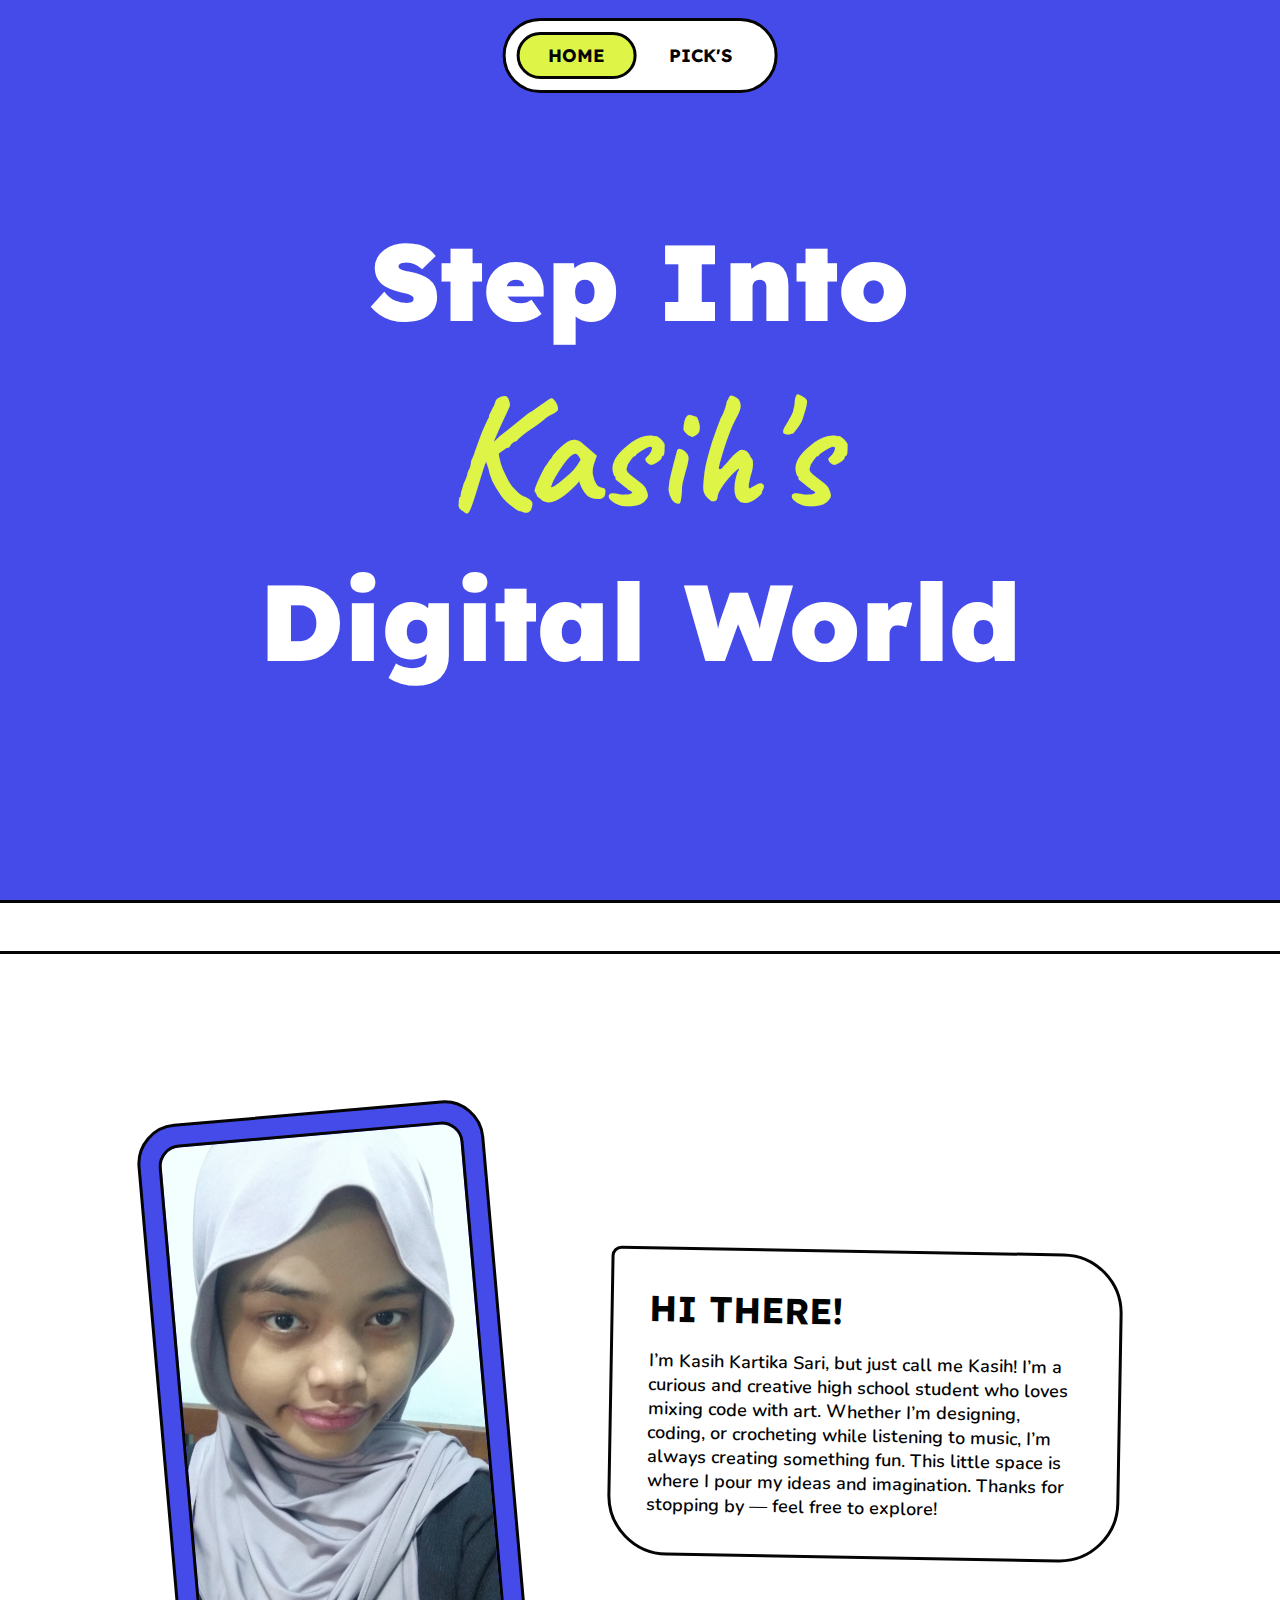
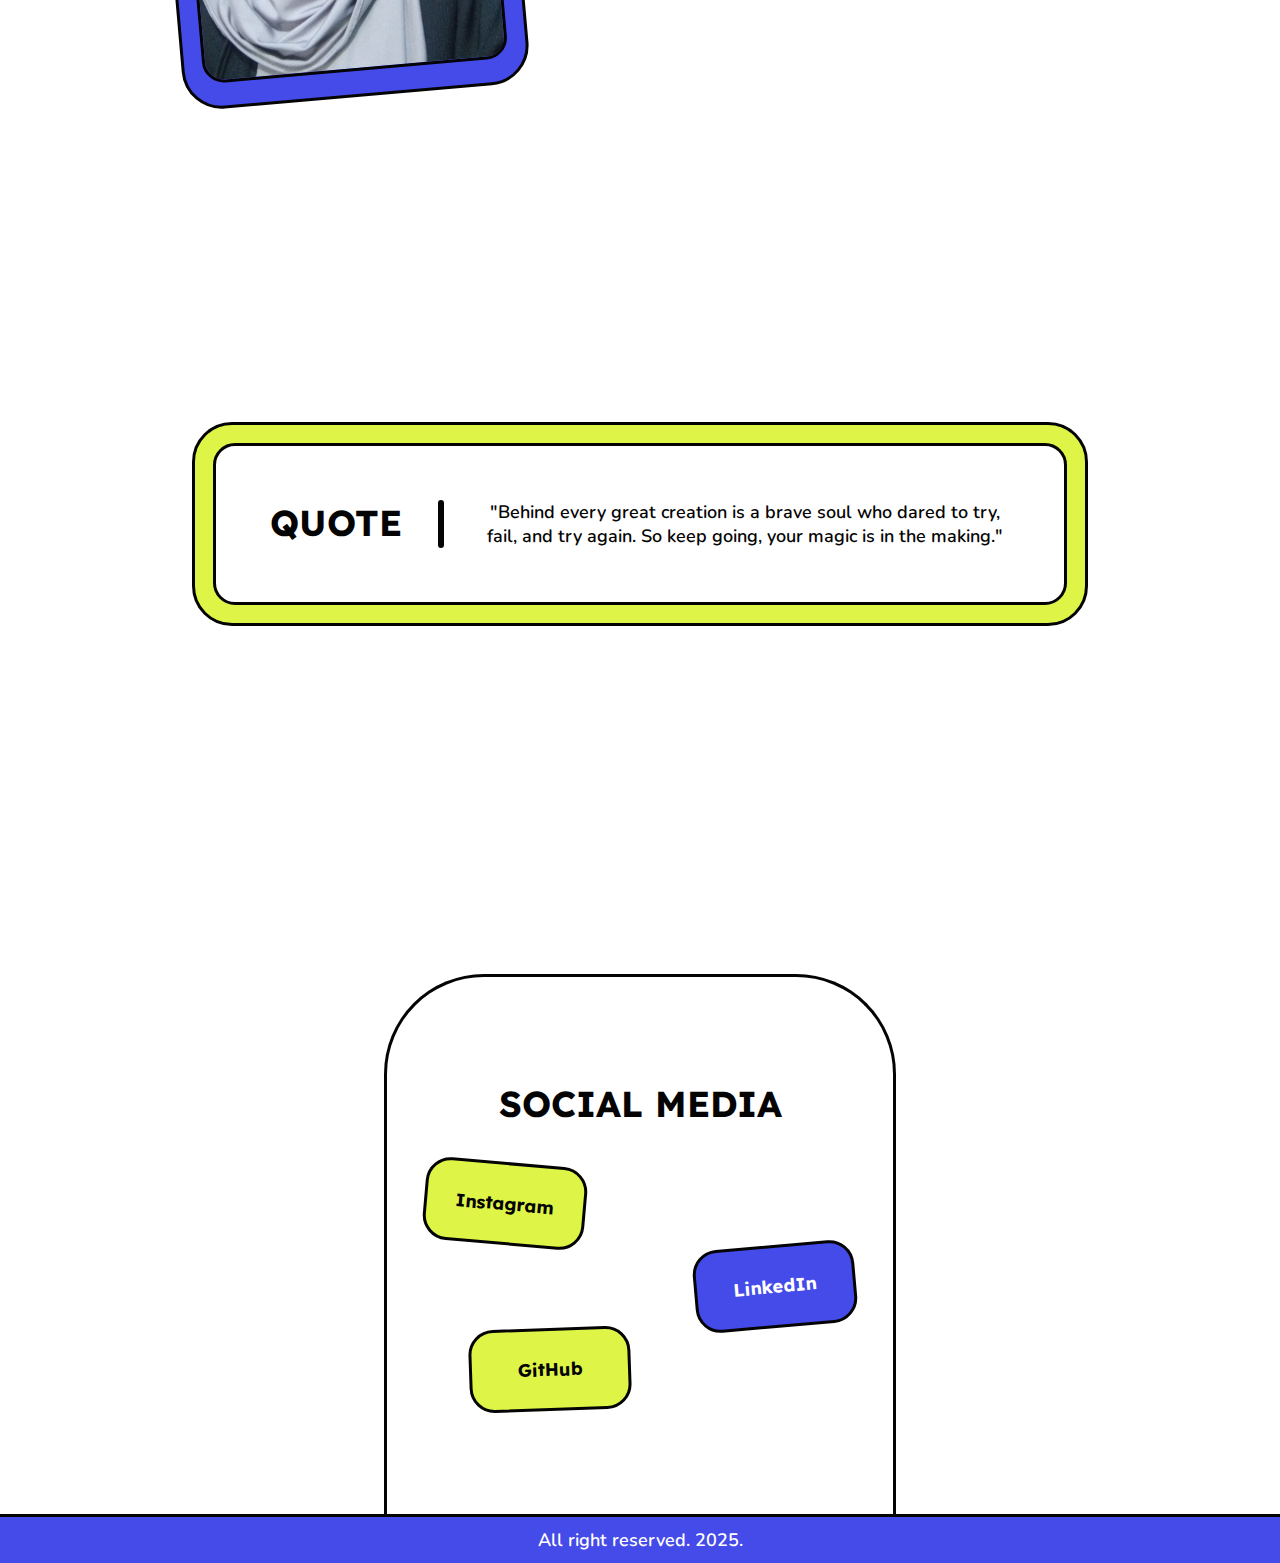
<file: index.html>
<!DOCTYPE html>
<html lang="en">
  <head>
    <meta charset="UTF-8" />
    <meta name="viewport" content="width=device-width, initial-scale=1.0" />
    <title>Kasih's Personal Website</title>
    <link rel="icon" type="image/x-icon" href="assets/img/favicon.ico" />
    <link rel="stylesheet" href="assets/css/style.css" />
  </head>
  <body>
    <!-- Light mode style -->

    <header>
      <nav class="container">
        <a href="index.html" class="home">HOME</a>
        <a href="recommendation.html" class="recom">PICK'S</a>
      </nav>
    </header>

    <section>
      <div class="hero">
        <h1>Step Into</h1>
        <h1 class="kass">Kasih's</h1>
        <h1>Digital World</h1>
      </div>
    </section>

    <article>
      <div class="slider">
        <div class="list">
          <h1 class="item" style="--position: 1">Hello</h1>
          <h1 class="item" style="--position: 2">Halo</h1>
          <h1 class="item" style="--position: 3">Hola</h1>
          <h1 class="item" style="--position: 4">Bonjour</h1>
          <h1 class="item" style="--position: 5">Ciao</h1>
          <h1 class="item" style="--position: 6">Ni Hao</h1>
          <h1 class="item" style="--position: 7">Konniciwha</h1>
          <h1 class="item" style="--position: 8">Anyeong</h1>
          <h1 class="item" style="--position: 9">Sawadikap</h1>
        </div>
      </div>
      <div class="profile">
        <a href="assets/img/profilepic.jpeg">
          <img src="assets/img/profilepic.jpeg" alt="Kasih" />
        </a>
        <div class="bubble">
          <h1>HI THERE!</h1>
          <p>
            I’m Kasih Kartika Sari, but just call me Kasih! I’m a curious and
            creative high school student who loves mixing code with art. Whether
            I’m designing, coding, or crocheting while listening to music, I’m
            always creating something fun. This little space is where I pour my
            ideas and imagination. Thanks for stopping by — feel free to
            explore!
          </p>
        </div>
      </div>
      <div class="quotes-container">
        <div class="quotes">
          <div class="quo">
            <h1>QUOTE</h1>
            <div class="line"></div>
            <p>
              "Behind every great creation is a brave soul who dared to try,
              fail, and try again. So keep going, your magic is in the making."
            </p>
          </div>
        </div>
      </div>
      <div class="container-sosmed">
        <div class="sosmed">
          <h1>SOCIAL MEDIA</h1>
          <div class="button">
            <a href="https://www.instagram.com/kasihks_/" class="ig"
              >Instagram</a
            >
            <a
              href="https://www.linkedin.com/in/kasih-sari-17a140339/"
              class="linkedin"
              >LinkedIn</a
            >
            <a href="https://github.com/Cosmosirius" class="github">GitHub</a>
          </div>
        </div>
      </div>
    </article>

    <footer>
      <p>All right reserved. 2025.</p>
    </footer>
  </body>
</html>
</file>
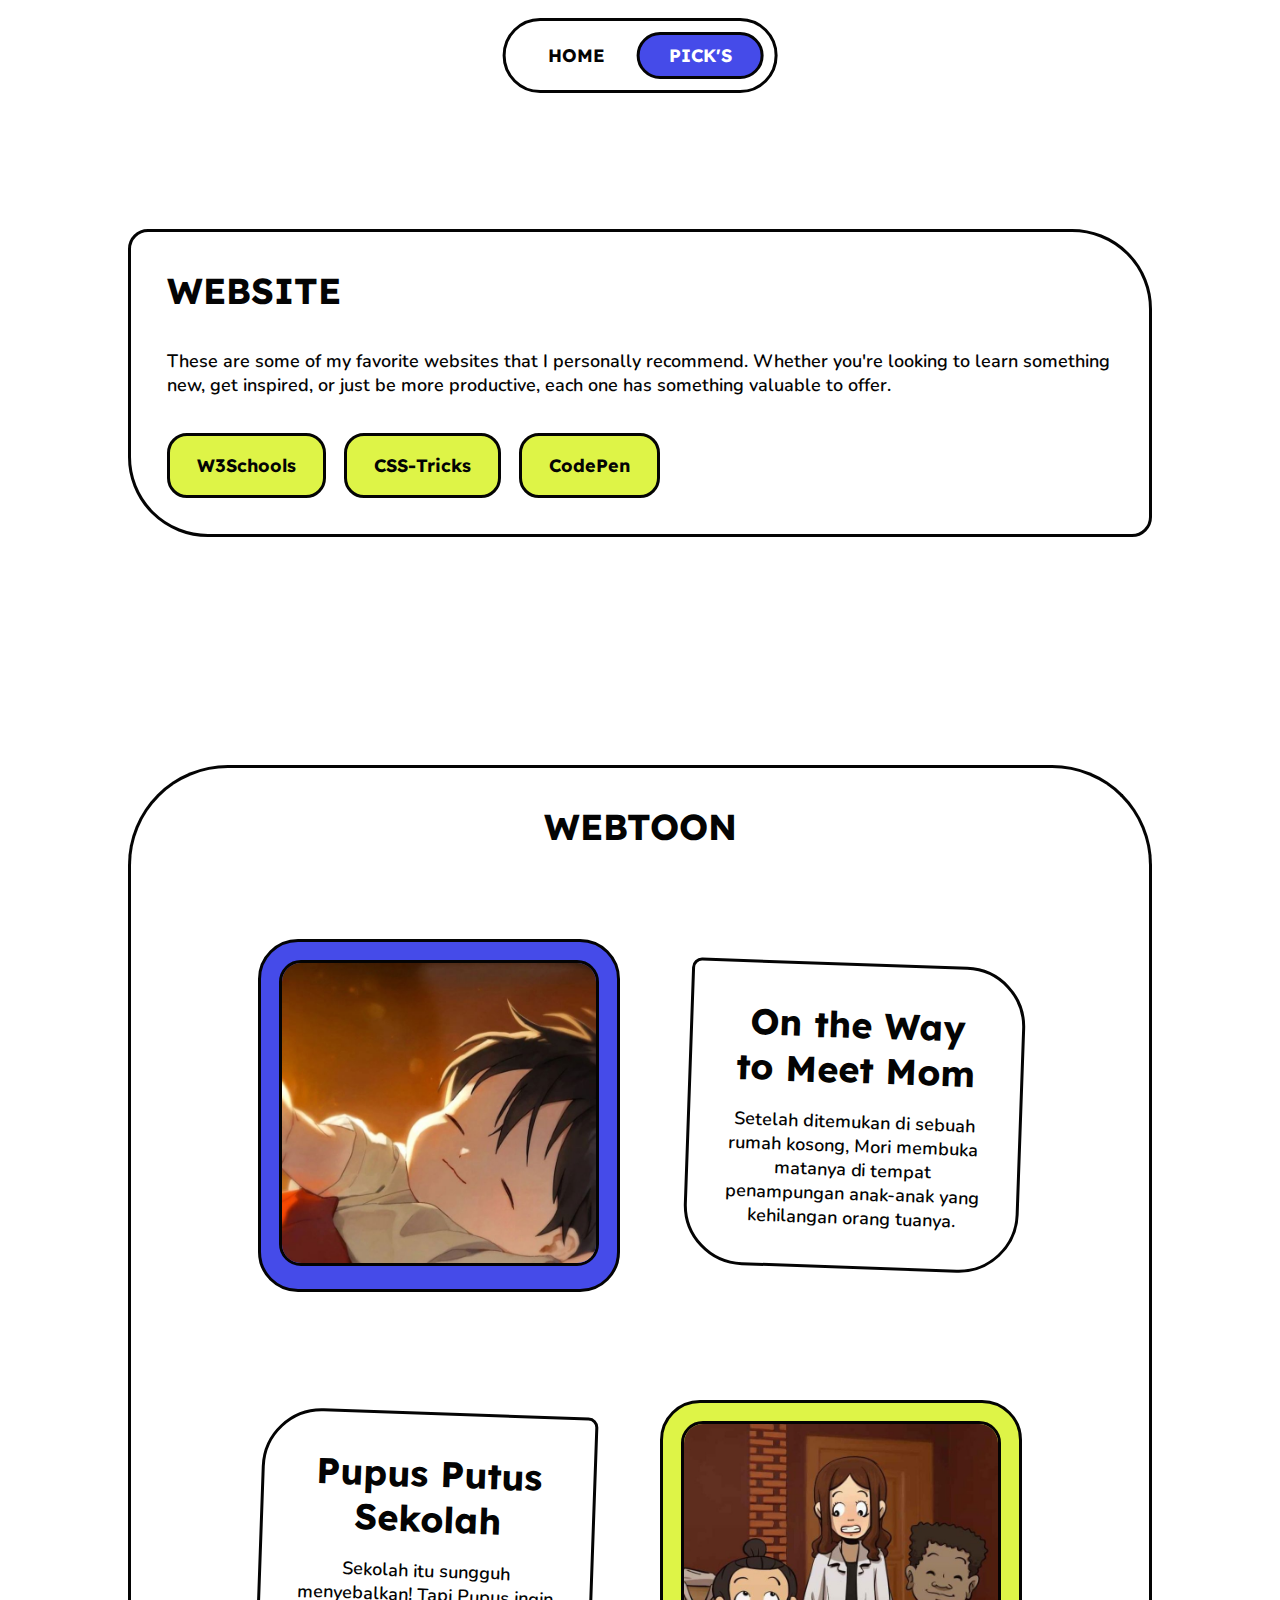
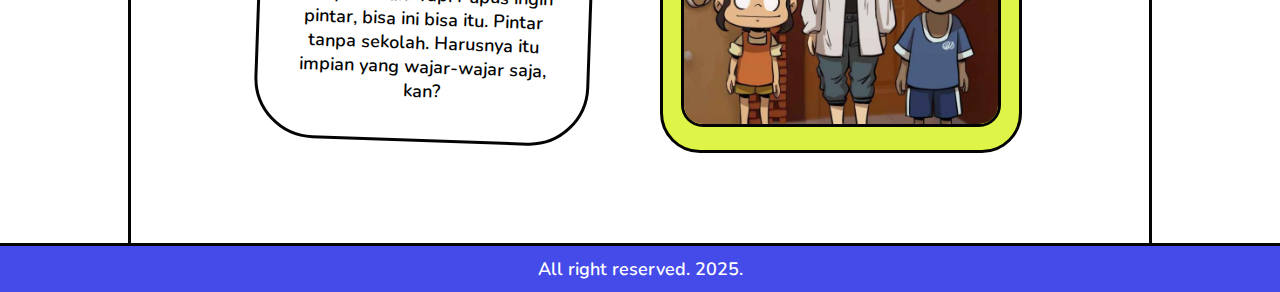
<file: recommendation.html>
<!DOCTYPE html>
<html lang="en">
  <head>
    <meta charset="UTF-8" />
    <meta name="viewport" content="width=device-width, initial-scale=1.0" />
    <title>Kasih's Personal Website</title>
    <link rel="icon" type="image/x-icon" href="assets/img/favicon.ico" />
    <link rel="stylesheet" href="assets/css/style2.css" />
  </head>
  <body>
    <!-- Light mode style -->

    <header>
      <nav class="container">
        <a href="index.html" class="home">HOME</a>
        <a href="recommendation.html" class="recom">PICK'S</a>
      </nav>
    </header>

    <article>
      <div class="website">
        <div class="website-container">
          <h1>WEBSITE</h1>
          <p>
            These are some of my favorite websites that I personally recommend.
            Whether you're looking to learn something new, get inspired, or just
            be more productive, each one has something valuable to offer.
          </p>
          <div class="card-container">
            <div class="card">
              <a href="https://www.w3schools.com/">W3Schools</a>
            </div>
            <div class="card">
              <a href="https://css-tricks.com/">CSS-Tricks</a>
            </div>
            <div class="card">
              <a href="https://codepen.io/">CodePen</a>
            </div>
          </div>
        </div>
      </div>

      <div class="comic-container">
        <div class="webtoon">
          <h1>WEBTOON</h1>
          <div class="webtoon-container">
            <div class="webtoon1">
              <a
                href="https://www.webtoons.com/id/drama/on-the-way-to-meet-mom/list?title_no=7620"
                ><img src="assets/img/On The Way To Meet Mom.jpg" alt="On the Way to Meet Mom"
              /></a>
              <div class="text">
                <h1>On the Way to Meet Mom</h1>
                <p>
                  Setelah ditemukan di sebuah rumah kosong, Mori membuka matanya
                  di tempat penampungan anak-anak yang kehilangan orang tuanya.
                </p>
              </div>
            </div>
            <div class="webtoon2">
              <div class="text">
                <h1>Pupus Putus Sekolah</h1>
                <p>
                  Sekolah itu sungguh menyebalkan! Tapi Pupus ingin pintar, bisa
                  ini bisa itu. Pintar tanpa sekolah. Harusnya itu impian yang
                  wajar-wajar saja, kan?
                </p>
              </div>
              <a  href="https://www.webtoons.com/id/slice-of-life/pupus-putus-sekolah/list?title_no=3226"
                ><img src="assets/img/Pupus, Rima & Thomas.jpg" alt="Pupus Putus Sekolah"
              /></a>
            </div>
          </div>
        </div>
      </div>
    </article>

    <footer>
      <p>All right reserved. 2025.</p>
    </footer>
  </body>
</html>
</file>
<file: assets/css/style.css>
@import url('https://fonts.googleapis.com/css2?family=Caveat:wght@400..700&family=Cedarville+Cursive&family=Lexend:wght@100..900&family=Mansalva&family=Nunito:ital,wght@0,200..1000;1,200..1000&family=Shadows+Into+Light+Two&display=swap');

/* 
    Font's Note:
    font-family: "Lexend", sans-serif;
    font-family: "Nunito", sans-serif;
    font-family: "Caveat", cursive;
    font-family: "Shadows Into Light Two", cursive;
    font-family: "Cedarville Cursive", cursive;
    font-family: "Mansalva", sans-serif;
*/

:root {
  --primary-color: #454be9;
  --secondary-color: #def447;
  --bg-color: #fff;
  --text-color: #040404;
  --width: 15vw;
  --height: 3.5rem;
}

* {
  margin: 0;
  padding: 0;
  box-sizing: border-box;
  font-family: "Lexend", sans-serif;
  font-optical-sizing: auto;
  font-style: normal;
}

html,
body {
  margin: 0;
  padding: 0;
  height: 100%;
  background-color: var(--bg-color);
  color: var(--text-color);
  font-size: 18px;
}

p {
  font-family: "Nunito", sans-serif;
  font-optical-sizing: auto;
  font-weight: 600;
  font-style: normal;
}

/* NAVBAR SECTION */
header {
  position: fixed;
  top: 2vh;
  left: 50%;
  transform: translateX(-50%);
  padding: 0.6rem 0.6rem;
  display: flex;
  justify-content: center;
  border-radius: 1000px;
  border: 0.2rem solid var(--text-color);
  background-color: var(--bg-color);
  z-index: 1000;
  width: fit-content;
}

.container {
  display: flex;
  flex-wrap: wrap;
  justify-content: center;
  align-items: center;
}

.container a {
  font-size: 1rem;
  font-weight: 700;
  color: var(--text-color);
  text-decoration: none;
  padding: 0.5em 1.6em;
  border-radius: 1000px;
  border: 0.2rem solid var(--text-color);
  white-space: nowrap;
  transition: color 0.3s ease, background-color 0.3s ease;
  background-color: transparent;
}

.container a.home {
  background-color: var(--secondary-color);
}

.container a.recom {
  color: var(--text-color);
  border-color: transparent;
}

.container a.recom:hover {
  color: var(--primary-color);
  /* color: var(--primary-color); */
  /* border-color: var(--text-color); */
}

/* HERO SECTION */
.hero {
  display: flex;
  flex-direction: column;
  width: 100%;
  height: 100vh;
  justify-content: center;
  text-align: center;
  padding: 2rem;
  background-color: var(--primary-color);
}

.hero h1 {
  font-weight: 900;
  font-size: 12vh;
  color: var(--bg-color);
}

.hero .kass {
  font-size: 18vh;
  color: var(--secondary-color);
  font-family: "Caveat", cursive;
}

/* SLIDER */
.slider {
  width: 100%;
  margin-bottom: 10vh;
  border-top: 0.2rem solid var(--text-color);
  border-bottom: 0.2rem solid var(--text-color);
  height: 3rem;
  overflow: hidden;
}

.slider .list {
  display: flex;
  width: 100%;
  min-width: calc(var(--width) * 9);
  position: relative;
}

.slider .list .item {
  width: var(--width);
  height: var(--height);
  position: absolute;
  left: 100%;
  animation: autoRun 9s linear infinite;
  animation-delay: calc((9s / 9) * (var(--position) - 1));
}

.slider .list .item h1 {
  width: 100%;
}

.slider:hover .item {
  animation-play-state: paused !important;
}

/* MAIN SECTION */
.profile {
  width: 100%;
  height: 80vh;
  display: flex;
  position: relative;
  justify-content: center;
  align-items: center;
  gap: 8%;
}

.profile a {
  padding: 1rem;
  border-radius: 40px;
  background-color: var(--primary-color);
  border: 0.2rem solid var(--text-color);
  transform: rotate(-5deg);
}

.profile a img {
  height: 60vh;
  border-radius: calc(40px - 1rem);
  border: 0.2rem solid var(--text-color);
}

.bubble {
  display: flex;
  flex-direction: column;
  transform: rotate(1deg);
  width: 40%;
  padding: 2rem;
  border-radius: 10px 60px 60px 60px;
  border: 0.2rem solid var(--text-color);
  gap: 1em;
  justify-content: center;
}

/* QUOTE SECTION */
.quotes-container {
  width: 100%;
  height: 80vh;
  margin-bottom: 10vh;
  display: flex;
  position: relative;
  justify-content: center;
  align-items: center;
}

.quotes-container .quotes {
  width: 70%;
  padding: 1rem;
  border-radius: 40px;
  background-color: var(--secondary-color);
  border: 0.2rem solid var(--text-color);
}

.quotes-container .quotes .quo {
  border-radius: calc(40px - 1rem);
  border: 0.2rem solid var(--text-color);
  background-color: var(--bg-color);
  display: flex;
  padding: 3rem;
  justify-content: center;
  text-align: center;
  /* align-items: center; */
  gap: 2em;
}

.quotes-container .quotes .quo .line {
  width: 6px;
  height: auto;
  background-color: var(--text-color);
  border: 0.2rem solid var(--text-color);
  border-radius: 1000px;
  min-width: 6px;
  max-width: 6px;
  flex-shrink: 0;
}

/* SOSMED SECTION */
.container-sosmed {
  width: 100%;
  height: 60vh;
  display: flex;
  justify-content: center;
  /* align-items: center; */
}

.container-sosmed .sosmed {
  width: 40%;
  height: 60vh;
  display: flex;
  flex-direction: column;
  align-items: center;
  justify-content: center;
  border-radius: 100px 100px 0 0;
  border: 0.2rem solid var(--text-color);
  border-bottom: transparent;
  gap: 2rem;
}

.container-sosmed .sosmed .button a {
  font-family: "Lexend", sans-serif;
  font-weight: 700;
  color: var(--text-color);
  text-decoration: none;
  padding: 1.5em 1.6em;
  border-radius: 25px;
  border: 0.2rem solid var(--text-color);
  white-space: nowrap;
  transition: color 0.3s ease, background-color 0.3s ease;
  background-color: transparent;
  display: flex;
  flex-direction: column;
  text-align: center;
}

.container-sosmed .sosmed .button .linkedin {
  transform: translateX(15vh) rotate(-5deg);
  background-color: var(--primary-color);
  color: var(--bg-color);
}

.container-sosmed .sosmed .button .linkedin:hover {
  background-color: var(--bg-color);
  color: var(--primary-color);
}

.container-sosmed .sosmed .button .ig {
  transform: translateX(-15vh) rotate(5deg);
  background-color: var(--secondary-color);
}

.container-sosmed .sosmed .button .ig:hover {
  background-color: var(--bg-color);
  color: var(--secondary-color);
}

.container-sosmed .sosmed .button .github {
  transform: translateX(-10vh) rotate(-2deg);
  background-color: var(--secondary-color);
}

.container-sosmed .sosmed .button .github:hover {
  background-color: var(--bg-color);
  color: var(--secondary-color);
}

/* FOOTER */
footer {
  width: 100%;
  padding: 0.6rem;
  display: flex;
  justify-content: center;
  background-color: var(--primary-color);
  color: var(--bg-color);
  border-top: 0.2rem solid var(--text-color);
}

/* KEYFRAMES */
@keyframes autoRun {
  from {
    left: 100%;
  }

  to {
    left: calc(var(--width) * -1);
  }
}
</file>
<file: assets/css/style2.css>
@import url('https://fonts.googleapis.com/css2?family=Caveat:wght@400..700&family=Cedarville+Cursive&family=Lexend:wght@100..900&family=Mansalva&family=Nunito:ital,wght@0,200..1000;1,200..1000&family=Shadows+Into+Light+Two&display=swap');

/* 
    Font's Note:
    font-family: "Lexend", sans-serif;
    font-family: "Nunito", sans-serif;
    font-family: "Caveat", cursive;
    font-family: "Shadows Into Light Two", cursive;
    font-family: "Cedarville Cursive", cursive;
    font-family: "Mansalva", sans-serif;
*/

:root {
    --primary-color: #454be9;
    --secondary-color: #def447;
    --bg-color: #fff;
    --text-color: #040404;
    --width: 15vw;
    --height: 3.5rem;
}

* {
    margin: 0;
    padding: 0;
    box-sizing: border-box;
    font-family: "Lexend", sans-serif;
    font-optical-sizing: auto;
    font-style: normal;
}

html,
body {
    margin: 0;
    padding: 0;
    height: 100%;
    background-color: var(--bg-color);
    color: var(--text-color);
    font-size: 18px;
}

p {
    font-family: "Nunito", sans-serif;
    font-optical-sizing: auto;
    font-weight: 600;
    font-style: normal;
}

/* NAVBAR SECTION */
header {
    position: fixed;
    top: 2vh;
    left: 50%;
    transform: translateX(-50%);
    padding: 0.6rem 0.6rem;
    display: flex;
    justify-content: center;
    border-radius: 1000px;
    border: 0.2rem solid var(--text-color);
    background-color: var(--bg-color);
    z-index: 1000;
    width: fit-content;
}

.container {
    display: flex;
    flex-wrap: wrap;
    justify-content: center;
    align-items: center;
}

.container a {
    font-size: 1rem;
    font-weight: 700;
    color: var(--bg-color);
    text-decoration: none;
    padding: 0.5em 1.6em;
    border-radius: 1000px;
    border: 0.2rem solid var(--text-color);
    white-space: nowrap;
    transition: color 0.3s ease, background-color 0.3s ease;
    background-color: transparent;
}

.container a.recom {
    background-color: var(--primary-color);
}

.container a.home {
    color: var(--text-color);
    border-color: transparent;
}

.container a.home:hover {
    color: var(--secondary-color);
    /* color: var(--primary-color); */
    /* border-color: var(--text-color); */
}

/* WEBSITE SECTION */
.website {
    width: 100%;
    height: 85vh;
    display: flex;
    align-items: center;
    justify-content: center;
}

.website .website-container {
    display: flex;
    flex-direction: column;
    width: 80%;
    padding: 2rem;
    border-radius: 20px 80px 20px 80px;
    border: 0.2rem solid var(--text-color);
    gap: 2rem;
    justify-content: center;
    animation: wave infinite 3s ease-in-out;
}

.card-container {
    /* background-color: #454be9;/ */
    width: 100%;
    display: flex;
    flex-wrap: wrap;
    gap: 1rem;
}

.card {
    display: flex;
    justify-content: center;
    align-items: center;
}

.card a {
    padding: 1rem 1.5rem;
    border: 0.2rem solid var(--text-color);
    border-radius: 20px;
    text-decoration: none;
    background-color: var(--secondary-color);
    color: var(--text-color);
    font-family: "Lexend", sans-serif;
    font-weight: 700;
    transition: color 0.3s ease, background-color 0.3s ease;

}

.card a:hover {
    background-color: var(--text-color);
    color: var(--secondary-color);
}

/* WEBTOON */
.comic-container {
    width: 100%;
    display: flex;
    align-items: center;
    justify-content: center;
    text-align: center;
}

.webtoon {
    display: flex;
    flex-direction: column;
    width: 80%;
    padding: 2rem;
    border-radius: 100px 100px 0 0;
    border: 0.2rem solid var(--text-color);
    border-bottom: transparent;
    gap: 2rem;
    justify-content: center;
}

.webtoon1 {
    width: 100%;
    padding: 3em;
    display: flex;
    position: relative;
    justify-content: center;
    align-items: center;
    gap: 8%;
}

.webtoon1 a {
    padding: 1rem;
    border-radius: 40px;
    background-color: var(--primary-color);
    border: 0.2rem solid var(--text-color);
    animation: wave infinite 3s ease-in-out;
}

.webtoon1 a img {
    width: 25vw;
    height: 34vh;
    object-fit: cover;
    border-radius: calc(40px - 1rem);
    border: 0.2rem solid var(--text-color);
}

.webtoon1 .text {
    display: flex;
    flex-direction: column;
    transform: rotate(2deg);
    width: 40%;
    padding: 2rem;
    border-radius: 10px 60px 60px 60px;
    border: 0.2rem solid var(--text-color);
    gap: 1em;
    justify-content: center;
    animation: autoShowRight both;
    animation-timeline: view(70% 5%);
}

.webtoon2 {
    width: 100%;
    padding: 3rem;
    display: flex;
    position: relative;
    justify-content: center;
    align-items: center;
    gap: 8%;
}

.webtoon2 a {
    padding: 1rem;
    border-radius: 40px;
    background-color: var(--secondary-color);
    border: 0.2rem solid var(--text-color);
    animation: wave infinite 3s ease-in-out;
}

.webtoon2 a img {
    width: 25vw;
    height: 34vh;
    object-fit: cover;
    border-radius: calc(40px - 1rem);
    border: 0.2rem solid var(--text-color);
}

.webtoon2 .text {
    display: flex;
    flex-direction: column;
    transform: rotate(2deg);
    width: 40%;
    padding: 2rem;
    border-radius: 60px 10px 60px 60px;
    border: 0.2rem solid var(--text-color);
    gap: 1em;
    justify-content: center;
    animation: autoShowLeft both;
    animation-timeline: view(70% 5%);
}

/* FOOTER */
footer {
    width: 100%;
    padding: 0.6rem;
    display: flex;
    justify-content: center;
    background-color: var(--primary-color);
    color: var(--bg-color);
    border-top: 0.2rem solid var(--text-color);
}

/* KEYFRAMES */
@keyframes autoRun {
    from {
        left: 100%;
    }

    to {
        left: calc(var(--width) * -1);
    }
}

@keyframes autoShowLeft {
    from {
        opacity: 0;
        transform: translateX(8vw);
    }

    to {
        opacity: 1;
        transform: translateX(0);
    }
}

@keyframes autoShowRight {
    from {
        opacity: 0;
        transform: translateX(-8vw);
    }

    to {
        opacity: 1;
        transform: translateX(0);
    }
}

@keyframes autoShow {
    from {
        opacity: 0;
        transform: translateY(10vw) scale(0.5);
    }

    to {
        opacity: 1;
        transform: translatY(0) scale(1);
    }
}

@keyframes fadeSlideUp {
    0% {
        opacity: 0;
        transform: translateY(40px);
    }

    100% {
        opacity: 1;
        transform: translateY(0);
    }
}

@keyframes wave {
    50% {
        transform: translateY(10px)
    }
}
</file>
